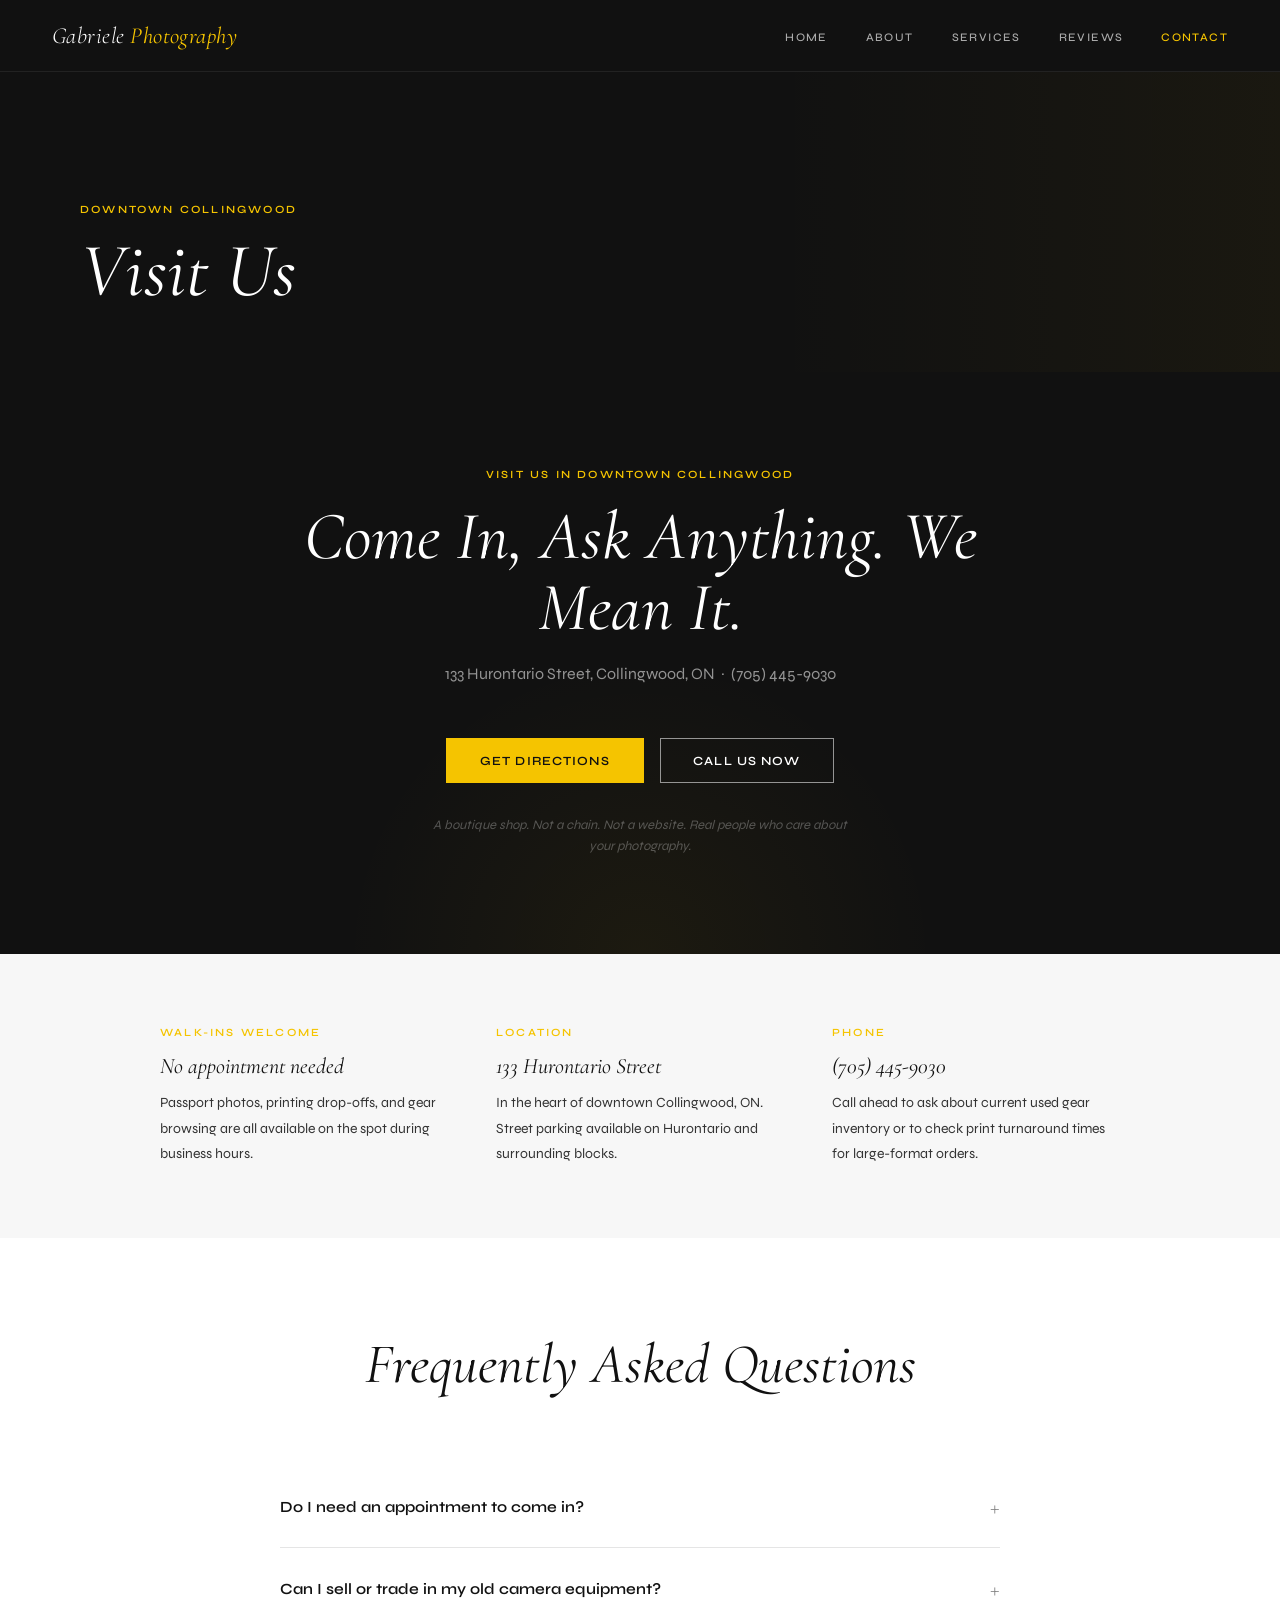
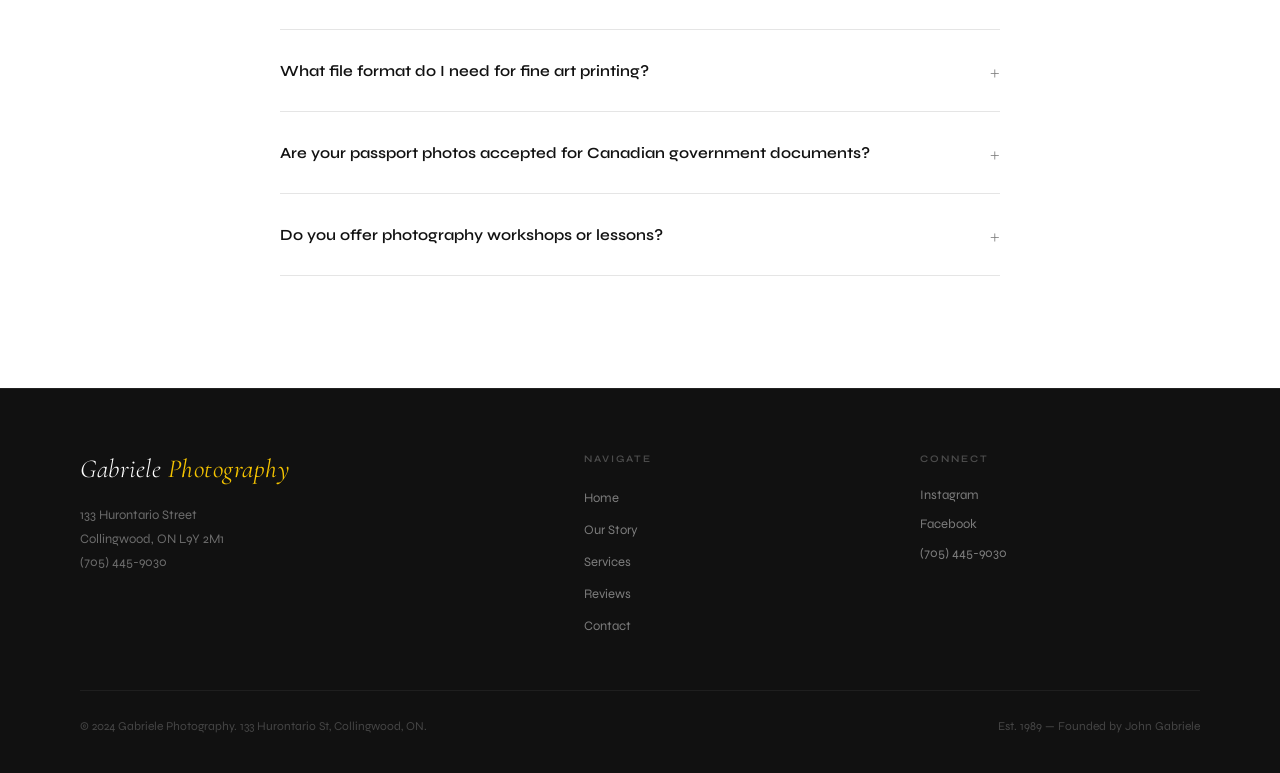
<file: contact.html>
<!DOCTYPE html>
<html lang="en">
<head>
  <meta charset="UTF-8">
  <meta name="viewport" content="width=device-width, initial-scale=1.0">
  <title>Visit Us — Gabriele Photography</title>
  <meta name="description" content="133 Hurontario Street, Collingwood, ON. Walk-ins welcome. Passport photos, printing drop-offs, and gear browsing available on the spot. Call (705) 445-9030.">
  <link rel="stylesheet" href="styles.css">
</head>
<body class="page-contact">

  <nav class="site-nav" role="navigation" aria-label="Main navigation">
    <a href="index.html" class="nav-wordmark" aria-label="Gabriele Photography — Home">Gabriele <strong>Photography</strong></a>
    <ul class="nav-links" role="list">
      <li><a href="index.html">Home</a></li>
      <li><a href="about.html">About</a></li>
      <li><a href="services.html">Services</a></li>
      <li><a href="testimonials.html">Reviews</a></li>
      <li><a href="contact.html" class="active" aria-current="page">Contact</a></li>
    </ul>
    <button class="hamburger-btn" aria-label="Toggle navigation menu" aria-expanded="false">
      <span></span><span></span><span></span>
    </button>
  </nav>

  <div class="nav-overlay" role="dialog" aria-label="Mobile navigation menu">
    <a href="index.html">Home</a>
    <a href="about.html">About</a>
    <a href="services.html">Services</a>
    <a href="testimonials.html">Reviews</a>
    <a href="contact.html">Contact</a>
  </div>

  <main>
    <header class="page-banner" aria-label="Page header">
      <p class="page-banner-eyebrow">Downtown Collingwood</p>
      <h1 class="page-banner-title section-heading">Visit Us</h1>
    </header>

    <section class="visit-section" aria-label="Visit us in store">
      <span class="section-label fade-up" style="margin-bottom: 20px;">Visit Us In Downtown Collingwood</span>
      <h2 class="section-heading visit-headline fade-up delay-1">Come In, Ask Anything. We Mean It.</h2>
      <p class="visit-address fade-up delay-2">
        133 Hurontario Street, Collingwood, ON &nbsp;·&nbsp; <a href="tel:+17054459030" style="color: inherit;">(705) 445-9030</a>
      </p>
      <div class="visit-ctas fade-up delay-3">
        <a
          href="https://www.google.com/maps/search/133+Hurontario+Street+Collingwood+Ontario"
          target="_blank"
          rel="noopener noreferrer"
          class="btn btn-primary"
          aria-label="Get directions to 133 Hurontario Street, Collingwood on Google Maps"
        >Get Directions</a>
        <a
          href="tel:+17054459030"
          class="btn btn-ghost-white"
          aria-label="Call Gabriele Photography at (705) 445-9030"
        >Call Us Now</a>
      </div>
      <p class="visit-tagline fade-up delay-4">A boutique shop. Not a chain. Not a website. Real people who care about your photography.</p>
    </section>

    <section style="background: var(--grey-light); padding: 72px 80px;" aria-label="Visit information">
      <div style="display: grid; grid-template-columns: repeat(3, 1fr); gap: 48px; max-width: 960px; margin: 0 auto;">
        <div class="fade-up">
          <span class="section-label">Walk-ins Welcome</span>
          <h3 class="section-heading" style="font-size: 22px; color: var(--black); margin-bottom: 12px;">No appointment needed</h3>
          <p style="font-size: 14px; line-height: 1.8; color: var(--text-body);">Passport photos, printing drop-offs, and gear browsing are all available on the spot during business hours.</p>
        </div>
        <div class="fade-up delay-1">
          <span class="section-label">Location</span>
          <h3 class="section-heading" style="font-size: 22px; color: var(--black); margin-bottom: 12px;">133 Hurontario Street</h3>
          <p style="font-size: 14px; line-height: 1.8; color: var(--text-body);">In the heart of downtown Collingwood, ON. Street parking available on Hurontario and surrounding blocks.</p>
        </div>
        <div class="fade-up delay-2">
          <span class="section-label">Phone</span>
          <h3 class="section-heading" style="font-size: 22px; color: var(--black); margin-bottom: 12px;">(705) 445-9030</h3>
          <p style="font-size: 14px; line-height: 1.8; color: var(--text-body);">Call ahead to ask about current used gear inventory or to check print turnaround times for large-format orders.</p>
        </div>
      </div>
    </section>

    <section class="faq-section" aria-labelledby="faq-heading">
      <div class="faq-inner">
        <h2 id="faq-heading" class="section-heading faq-heading fade-up">Frequently Asked Questions</h2>

        <details class="faq-item fade-up">
          <summary>Do I need an appointment to come in?</summary>
          <p class="faq-answer">No. Walk-ins are welcome anytime during business hours. Passport photos, printing drop-offs, and gear browsing are all available on the spot — no booking required.</p>
        </details>

        <details class="faq-item fade-up">
          <summary>Can I sell or trade in my old camera equipment?</summary>
          <p class="faq-answer">Yes — bring in your used gear for evaluation. We carry a curated selection of pre-owned equipment and are always interested in quality additions. Pricing is fair and transparent; we'll walk you through the assessment on the spot.</p>
        </details>

        <details class="faq-item fade-up">
          <summary>What file format do I need for fine art printing?</summary>
          <p class="faq-answer">We accept JPEG, TIFF, and RAW files. For best results on large-format or fine art prints, shoot in RAW and bring your files on a USB drive or SD card. Our staff will help you choose the right paper type, size, and finish for your image.</p>
        </details>

        <details class="faq-item fade-up">
          <summary>Are your passport photos accepted for Canadian government documents?</summary>
          <p class="faq-answer">Yes. Our passport photos meet the standards for Canadian passports, visas, firearms acquisition certificates (FAC/PAL), NEXUS cards, and other government-issued identification. We know the specifications and get them right every time.</p>
        </details>

        <details class="faq-item fade-up">
          <summary>Do you offer photography workshops or lessons?</summary>
          <p class="faq-answer">Yes. We periodically run photography workshops for beginners and intermediate shooters, covering composition, exposure, and practical technique around Georgian Bay. Follow us on Instagram (<a href="https://www.instagram.com/gabrielephotographycwood" target="_blank" rel="noopener noreferrer" style="color: var(--black); font-weight: 600;">@gabrielephotographycwood</a>) or stop by in-store for the current schedule.</p>
        </details>
      </div>
    </section>
  </main>

  <footer class="site-footer" role="contentinfo">
    <div class="footer-grid">
      <div class="footer-brand">
        <a href="index.html" class="nav-wordmark">Gabriele <strong>Photography</strong></a>
        <address class="footer-address" style="font-style:normal;">
          133 Hurontario Street<br>Collingwood, ON L9Y 2M1<br>
          <a href="tel:+17054459030" style="color:inherit;">(705) 445-9030</a>
        </address>
      </div>
      <div>
        <p class="footer-col-label">Navigate</p>
        <ul class="footer-nav-links">
          <li><a href="index.html">Home</a></li>
          <li><a href="about.html">Our Story</a></li>
          <li><a href="services.html">Services</a></li>
          <li><a href="testimonials.html">Reviews</a></li>
          <li><a href="contact.html">Contact</a></li>
        </ul>
      </div>
      <div>
        <p class="footer-col-label">Connect</p>
        <div class="footer-social-links">
          <a href="https://www.instagram.com/gabrielephotographycwood" target="_blank" rel="noopener noreferrer">Instagram</a>
          <a href="https://www.facebook.com/GabrielePhotography1" target="_blank" rel="noopener noreferrer">Facebook</a>
          <a href="tel:+17054459030">(705) 445-9030</a>
        </div>
      </div>
    </div>
    <div class="footer-bottom">
      <span>© 2024 Gabriele Photography. 133 Hurontario St, Collingwood, ON.</span>
      <span>Est. 1989 — Founded by John Gabriele</span>
    </div>
  </footer>

  <script src="script.js"></script>
</body>
</html>
</file>
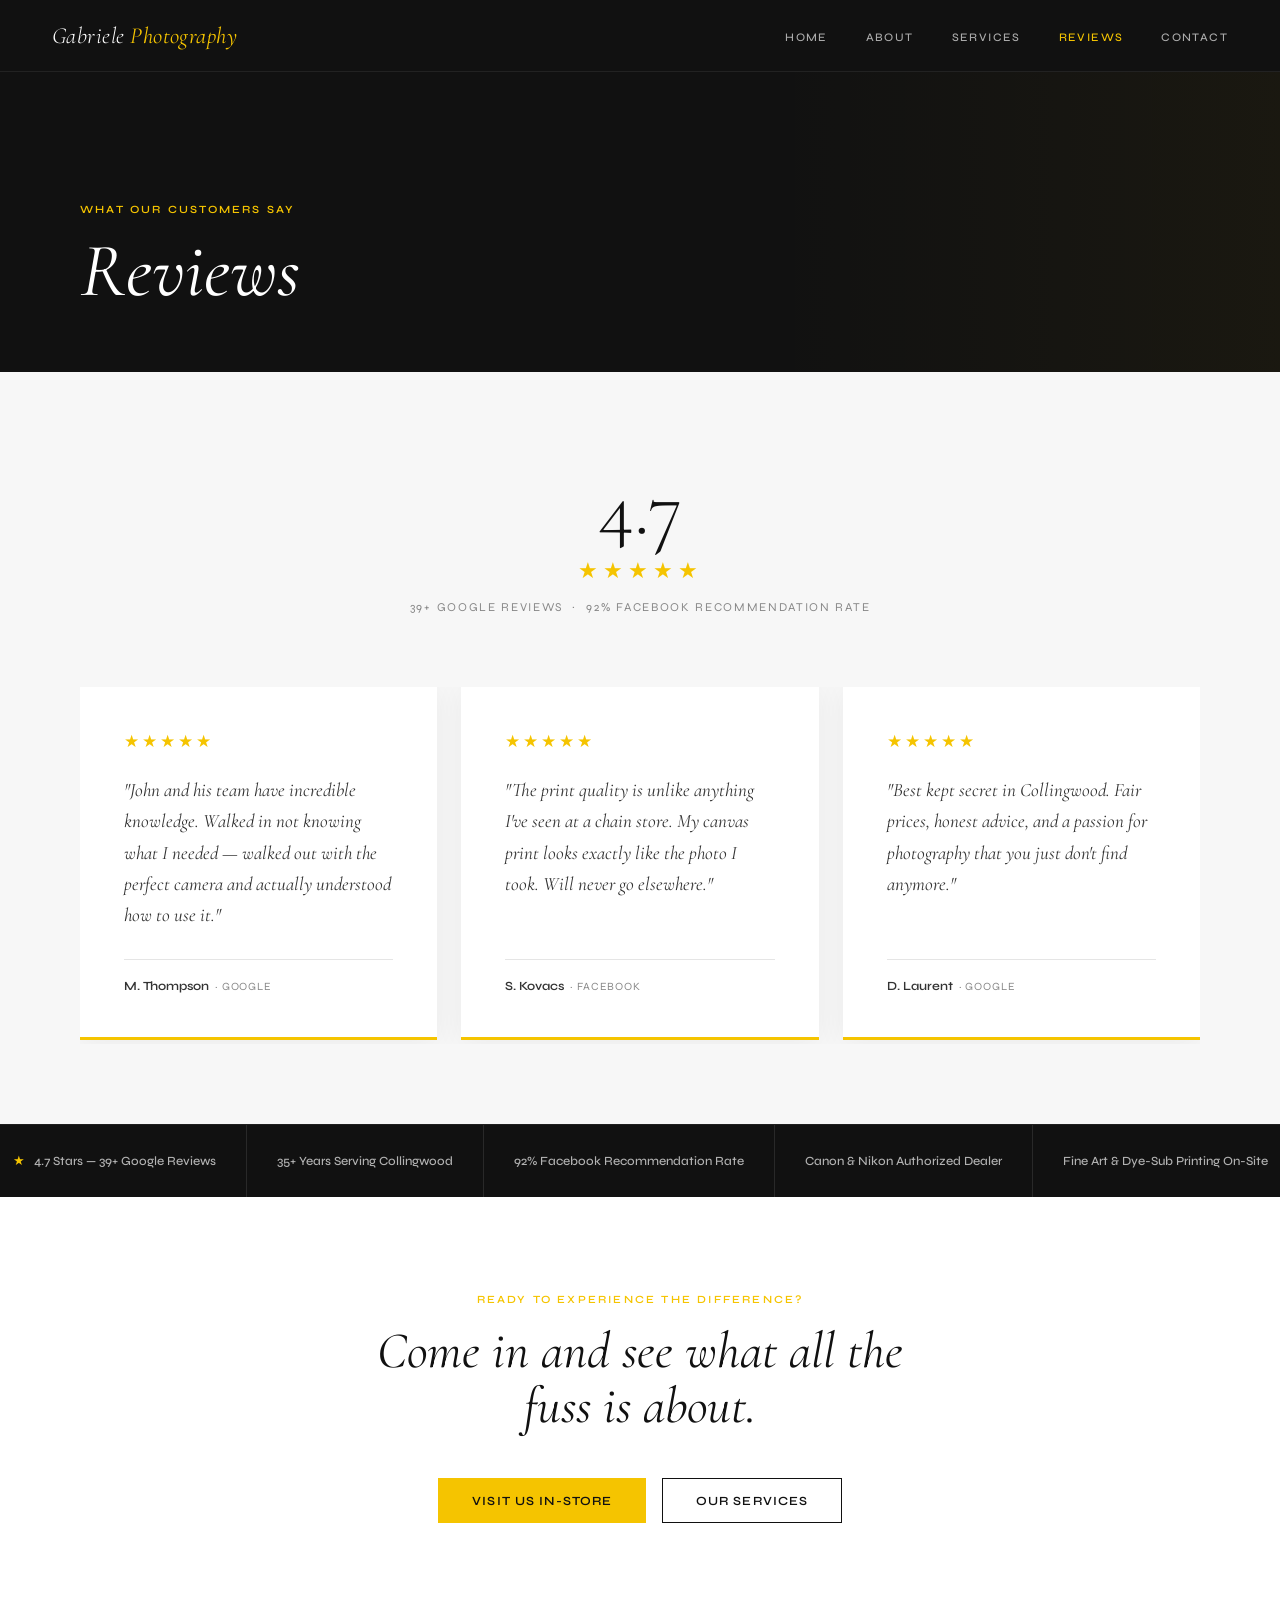
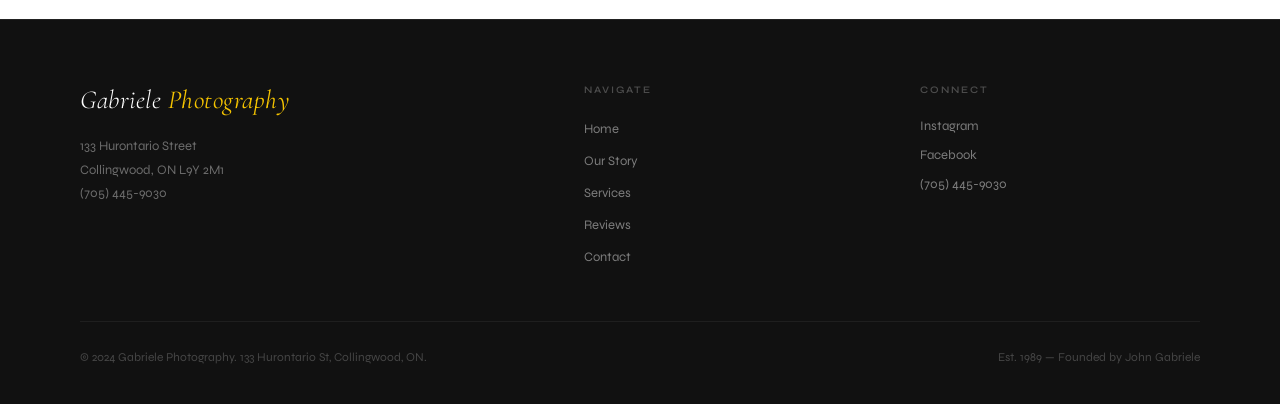
<file: testimonials.html>
<!DOCTYPE html>
<html lang="en">
<head>
  <meta charset="UTF-8">
  <meta name="viewport" content="width=device-width, initial-scale=1.0">
  <title>Customer Reviews — Gabriele Photography</title>
  <meta name="description" content="4.7 stars across 39+ Google reviews. 92% Facebook recommendation rate. Read what Collingwood photographers say about Gabriele Photography.">
  <link rel="stylesheet" href="styles.css">
</head>
<body class="page-testimonials">

  <nav class="site-nav" role="navigation" aria-label="Main navigation">
    <a href="index.html" class="nav-wordmark" aria-label="Gabriele Photography — Home">Gabriele <strong>Photography</strong></a>
    <ul class="nav-links" role="list">
      <li><a href="index.html">Home</a></li>
      <li><a href="about.html">About</a></li>
      <li><a href="services.html">Services</a></li>
      <li><a href="testimonials.html" class="active" aria-current="page">Reviews</a></li>
      <li><a href="contact.html">Contact</a></li>
    </ul>
    <button class="hamburger-btn" aria-label="Toggle navigation menu" aria-expanded="false">
      <span></span><span></span><span></span>
    </button>
  </nav>

  <div class="nav-overlay" role="dialog" aria-label="Mobile navigation menu">
    <a href="index.html">Home</a>
    <a href="about.html">About</a>
    <a href="services.html">Services</a>
    <a href="testimonials.html">Reviews</a>
    <a href="contact.html">Contact</a>
  </div>

  <main>
    <header class="page-banner" aria-label="Page header">
      <p class="page-banner-eyebrow">What our customers say</p>
      <h1 class="page-banner-title section-heading">Reviews</h1>
    </header>

    <section class="testimonials-section" aria-label="Customer testimonials">
      <div class="testimonials-header">
        <div class="testimonials-rating-display" aria-label="4.7 out of 5 stars">4.7</div>
        <span class="testimonials-stars-display" aria-hidden="true">★★★★★</span>
        <span class="testimonials-count-label">39+ Google Reviews &nbsp;·&nbsp; 92% Facebook Recommendation Rate</span>
      </div>

      <div class="testimonials-cards" role="list" aria-label="Customer review cards">
        <article class="testimonial-card fade-up" role="listitem">
          <div class="card-stars" aria-label="5 out of 5 stars" aria-hidden="true">★★★★★</div>
          <blockquote class="card-quote">"John and his team have incredible knowledge. Walked in not knowing what I needed — walked out with the perfect camera and actually understood how to use it."</blockquote>
          <div class="card-reviewer">
            <div>
              <span class="card-reviewer-name">M. Thompson</span>
              <span class="card-source">&nbsp;· Google</span>
            </div>
          </div>
        </article>

        <article class="testimonial-card fade-up delay-1" role="listitem">
          <div class="card-stars" aria-label="5 out of 5 stars" aria-hidden="true">★★★★★</div>
          <blockquote class="card-quote">"The print quality is unlike anything I've seen at a chain store. My canvas print looks exactly like the photo I took. Will never go elsewhere."</blockquote>
          <div class="card-reviewer">
            <div>
              <span class="card-reviewer-name">S. Kovacs</span>
              <span class="card-source">&nbsp;· Facebook</span>
            </div>
          </div>
        </article>

        <article class="testimonial-card fade-up delay-2" role="listitem">
          <div class="card-stars" aria-label="5 out of 5 stars" aria-hidden="true">★★★★★</div>
          <blockquote class="card-quote">"Best kept secret in Collingwood. Fair prices, honest advice, and a passion for photography that you just don't find anymore."</blockquote>
          <div class="card-reviewer">
            <div>
              <span class="card-reviewer-name">D. Laurent</span>
              <span class="card-source">&nbsp;· Google</span>
            </div>
          </div>
        </article>
      </div>
    </section>

    <div class="proof-bar" role="region" aria-label="Trust indicators">
      <div class="proof-bar-inner">
        <div class="proof-item"><span class="proof-star" aria-hidden="true">★</span><span>4.7 Stars — 39+ Google Reviews</span></div>
        <div class="proof-item"><span>35+ Years Serving Collingwood</span></div>
        <div class="proof-item"><span>92% Facebook Recommendation Rate</span></div>
        <div class="proof-item"><span>Canon &amp; Nikon Authorized Dealer</span></div>
        <div class="proof-item"><span>Fine Art &amp; Dye-Sub Printing On-Site</span></div>
      </div>
    </div>

    <section style="background: var(--white); padding: 96px 40px; text-align: center;" aria-label="Call to action">
      <span class="section-label fade-up" style="display: block; text-align: center; margin-bottom: 18px;">Ready to experience the difference?</span>
      <h2 class="section-heading fade-up delay-1" style="font-size: clamp(30px, 4vw, 52px); color: var(--black); max-width: 600px; margin: 0 auto 44px;">Come in and see what all the fuss is about.</h2>
      <div class="fade-up delay-2" style="display: flex; gap: 16px; justify-content: center; flex-wrap: wrap;">
        <a href="contact.html" class="btn btn-primary">Visit Us In-Store</a>
        <a href="services.html" class="btn btn-ghost-black">Our Services</a>
      </div>
    </section>
  </main>

  <footer class="site-footer" role="contentinfo">
    <div class="footer-grid">
      <div class="footer-brand">
        <a href="index.html" class="nav-wordmark">Gabriele <strong>Photography</strong></a>
        <address class="footer-address" style="font-style:normal;">
          133 Hurontario Street<br>Collingwood, ON L9Y 2M1<br>
          <a href="tel:+17054459030" style="color:inherit;">(705) 445-9030</a>
        </address>
      </div>
      <div>
        <p class="footer-col-label">Navigate</p>
        <ul class="footer-nav-links">
          <li><a href="index.html">Home</a></li>
          <li><a href="about.html">Our Story</a></li>
          <li><a href="services.html">Services</a></li>
          <li><a href="testimonials.html">Reviews</a></li>
          <li><a href="contact.html">Contact</a></li>
        </ul>
      </div>
      <div>
        <p class="footer-col-label">Connect</p>
        <div class="footer-social-links">
          <a href="https://www.instagram.com/gabrielephotographycwood" target="_blank" rel="noopener noreferrer">Instagram</a>
          <a href="https://www.facebook.com/GabrielePhotography1" target="_blank" rel="noopener noreferrer">Facebook</a>
          <a href="tel:+17054459030">(705) 445-9030</a>
        </div>
      </div>
    </div>
    <div class="footer-bottom">
      <span>© 2024 Gabriele Photography. 133 Hurontario St, Collingwood, ON.</span>
      <span>Est. 1989 — Founded by John Gabriele</span>
    </div>
  </footer>

  <script src="script.js"></script>
</body>
</html>
</file>
<file: styles.css>
@import url('https://fonts.googleapis.com/css2?family=Cormorant+Garamond:ital,wght@0,300;0,400;0,600;1,300;1,400;1,600&family=Syne:wght@400;500;600;700&display=swap');

/* =====================
   VARIABLES & RESET
   ===================== */

:root {
  --yellow: #F5C400;
  --black: #111111;
  --white: #FFFFFF;
  --grey-light: #F7F7F7;
  --grey-mid: #E5E5E5;
  --text-body: #333333;
  --text-muted: #888888;
  --nav-height: 72px;
  --ease: cubic-bezier(0.25, 0.1, 0.25, 1);
}

*, *::before, *::after {
  box-sizing: border-box;
  margin: 0;
  padding: 0;
}

html {
  font-size: 16px;
  scroll-behavior: smooth;
}

body {
  font-family: 'Syne', sans-serif;
  color: var(--text-body);
  background: var(--white);
  -webkit-font-smoothing: antialiased;
  -moz-osx-font-smoothing: grayscale;
}

img { display: block; max-width: 100%; }
a { text-decoration: none; color: inherit; }
ul { list-style: none; }

/* =====================
   NAVIGATION
   ===================== */

.site-nav {
  position: fixed;
  top: 0; left: 0; right: 0;
  z-index: 200;
  height: var(--nav-height);
  display: flex;
  align-items: center;
  justify-content: space-between;
  padding: 0 52px;
  transition: background 0.35s var(--ease), border-color 0.35s var(--ease);
  border-bottom: 1px solid transparent;
}

body.page-home .site-nav { background: transparent; }
body.page-home .site-nav.scrolled {
  background: var(--black);
  border-bottom-color: rgba(255,255,255,0.07);
}
body:not(.page-home) .site-nav {
  background: var(--black);
  border-bottom-color: rgba(255,255,255,0.07);
}

.nav-wordmark {
  font-family: 'Cormorant Garamond', serif;
  font-style: italic;
  font-weight: 300;
  font-size: 23px;
  color: var(--white);
  letter-spacing: 0.02em;
  white-space: nowrap;
}
.nav-wordmark strong { color: var(--yellow); font-weight: 400; }

.nav-links {
  display: flex;
  align-items: center;
  gap: 38px;
}
.nav-links a {
  font-family: 'Syne', sans-serif;
  font-size: 11.5px;
  font-weight: 500;
  letter-spacing: 0.12em;
  text-transform: uppercase;
  color: rgba(255,255,255,0.65);
  transition: color 0.25s ease;
}
.nav-links a:hover, .nav-links a.active { color: var(--yellow); }

.hamburger-btn {
  display: none;
  flex-direction: column;
  gap: 5px;
  background: none;
  border: none;
  cursor: pointer;
  padding: 6px;
  z-index: 201;
}
.hamburger-btn span {
  display: block;
  width: 22px;
  height: 1.5px;
  background: var(--white);
  transition: transform 0.3s ease, opacity 0.3s ease;
}
.hamburger-btn.open span:nth-child(1) { transform: translateY(6.5px) rotate(45deg); }
.hamburger-btn.open span:nth-child(2) { opacity: 0; }
.hamburger-btn.open span:nth-child(3) { transform: translateY(-6.5px) rotate(-45deg); }

.nav-overlay {
  position: fixed;
  inset: 0;
  background: var(--black);
  z-index: 199;
  display: flex;
  flex-direction: column;
  align-items: center;
  justify-content: center;
  gap: 36px;
  opacity: 0;
  pointer-events: none;
  transition: opacity 0.3s ease;
}
.nav-overlay.open { opacity: 1; pointer-events: all; }
.nav-overlay a {
  font-family: 'Cormorant Garamond', serif;
  font-style: italic;
  font-weight: 300;
  font-size: 44px;
  color: rgba(255,255,255,0.75);
  transition: color 0.2s ease;
}
.nav-overlay a:hover { color: var(--yellow); }

/* =====================
   PAGE BANNER
   ===================== */

.page-banner {
  background: var(--black);
  height: 300px;
  display: flex;
  flex-direction: column;
  align-items: flex-start;
  justify-content: flex-end;
  padding: 0 80px 60px;
  margin-top: var(--nav-height);
  position: relative;
  overflow: hidden;
}
.page-banner::before {
  content: '';
  position: absolute;
  top: 0; right: 0;
  width: 40%; height: 100%;
  background: linear-gradient(to left, rgba(245,196,0,0.04), transparent);
  pointer-events: none;
}
.page-banner-eyebrow {
  font-family: 'Syne', sans-serif;
  font-size: 11px;
  font-weight: 600;
  letter-spacing: 0.2em;
  text-transform: uppercase;
  color: var(--yellow);
  margin-bottom: 14px;
}
.page-banner-title {
  font-family: 'Cormorant Garamond', serif;
  font-style: italic;
  font-weight: 400;
  font-size: clamp(44px, 6vw, 76px);
  color: var(--white);
  line-height: 1.0;
}

/* =====================
   FOOTER
   ===================== */

.site-footer {
  background: var(--black);
  padding: 64px 80px 40px;
  border-top: 1px solid rgba(255,255,255,0.07);
}
.footer-grid {
  display: grid;
  grid-template-columns: 1.6fr 1fr 1fr;
  gap: 56px;
  margin-bottom: 56px;
}
.footer-brand .nav-wordmark {
  font-size: 26px;
  display: inline-block;
  margin-bottom: 20px;
}
.footer-address {
  font-size: 13px;
  line-height: 1.8;
  color: rgba(255,255,255,0.38);
}
.footer-col-label {
  font-family: 'Syne', sans-serif;
  font-size: 10px;
  font-weight: 600;
  letter-spacing: 0.2em;
  text-transform: uppercase;
  color: rgba(255,255,255,0.25);
  margin-bottom: 22px;
}
.footer-nav-links { display: flex; flex-direction: column; gap: 13px; }
.footer-nav-links a { font-size: 13px; color: rgba(255,255,255,0.45); transition: color 0.2s ease; }
.footer-nav-links a:hover { color: var(--white); }
.footer-social-links { display: flex; flex-direction: column; gap: 13px; }
.footer-social-links a { font-size: 13px; color: rgba(255,255,255,0.45); transition: color 0.2s ease; }
.footer-social-links a:hover { color: var(--yellow); }
.footer-bottom {
  border-top: 1px solid rgba(255,255,255,0.06);
  padding-top: 28px;
  display: flex;
  justify-content: space-between;
  align-items: center;
  font-size: 12px;
  color: rgba(255,255,255,0.22);
}

/* =====================
   BUTTONS
   ===================== */

.btn {
  display: inline-flex;
  align-items: center;
  gap: 8px;
  font-family: 'Syne', sans-serif;
  font-weight: 600;
  font-size: 12.5px;
  letter-spacing: 0.09em;
  text-transform: uppercase;
  padding: 15px 34px;
  cursor: pointer;
  transition: background 0.25s ease, color 0.25s ease, transform 0.2s ease, border-color 0.25s ease;
  text-decoration: none;
  border: none;
  white-space: nowrap;
}
.btn-primary { background: var(--yellow); color: var(--black); }
.btn-primary:hover { background: #e8b800; transform: translateY(-1px); }
.btn-ghost-white {
  background: transparent;
  border: 1.5px solid rgba(255,255,255,0.55);
  color: var(--white);
  padding: 13.5px 32.5px;
}
.btn-ghost-white:hover { background: rgba(255,255,255,0.06); border-color: var(--white); }
.btn-ghost-black {
  background: transparent;
  border: 1.5px solid var(--black);
  color: var(--black);
  padding: 13.5px 32.5px;
}
.btn-ghost-black:hover { background: var(--black); color: var(--white); }

/* =====================
   UTILITIES
   ===================== */

.section-label {
  display: block;
  font-family: 'Syne', sans-serif;
  font-size: 11px;
  font-weight: 600;
  letter-spacing: 0.2em;
  text-transform: uppercase;
  color: var(--yellow);
  margin-bottom: 16px;
}
.section-heading {
  font-family: 'Cormorant Garamond', serif;
  font-style: italic;
  font-weight: 400;
  line-height: 1.08;
}

@media (prefers-reduced-motion: no-preference) {
  .fade-up {
    opacity: 0;
    transform: translateY(26px);
    transition: opacity 0.65s var(--ease), transform 0.65s var(--ease);
  }
  .fade-up.visible { opacity: 1; transform: translateY(0); }
  .fade-up.delay-1 { transition-delay: 0.08s; }
  .fade-up.delay-2 { transition-delay: 0.16s; }
  .fade-up.delay-3 { transition-delay: 0.24s; }
  .fade-up.delay-4 { transition-delay: 0.32s; }
}

/* =====================
   PROOF BAR
   ===================== */

.proof-bar {
  background: var(--black);
  border-top: 1px solid rgba(255,255,255,0.06);
}
.proof-bar-inner {
  display: flex;
  align-items: stretch;
  justify-content: center;
  height: 72px;
  max-width: 1200px;
  margin: 0 auto;
  padding: 0 24px;
}
.proof-item {
  display: flex;
  align-items: center;
  gap: 9px;
  padding: 0 30px;
  font-family: 'Syne', sans-serif;
  font-size: 12.5px;
  font-weight: 500;
  color: rgba(255,255,255,0.68);
  white-space: nowrap;
  border-right: 1px solid rgba(255,255,255,0.1);
}
.proof-item:last-child { border-right: none; }
.proof-item:first-child { padding-left: 0; }
.proof-item:last-child { padding-right: 0; }
.proof-star { color: var(--yellow); font-size: 13px; }

/* =====================
   HOME: HERO
   ===================== */

.hero {
  position: relative;
  height: 100vh;
  min-height: 620px;
  display: flex;
  align-items: center;
  justify-content: center;
  overflow: hidden;
}
.hero-bg {
  position: absolute;
  inset: 0;
  width: 100%; height: 100%;
  object-fit: cover;
  object-position: center;
  background: #1a1612;
}
.hero::after {
  content: '';
  position: absolute;
  inset: 0;
  background: linear-gradient(to bottom, rgba(0,0,0,0.35) 0%, rgba(0,0,0,0.48) 60%, rgba(0,0,0,0.62) 100%);
  z-index: 1;
}
.hero-content {
  position: relative;
  z-index: 2;
  text-align: center;
  padding: 0 24px;
  max-width: 940px;
  width: 100%;
}
.hero-eyebrow {
  display: block;
  font-family: 'Syne', sans-serif;
  font-size: 11px;
  font-weight: 600;
  letter-spacing: 0.24em;
  text-transform: uppercase;
  color: var(--yellow);
  margin-bottom: 26px;
}
.hero-headline {
  font-family: 'Cormorant Garamond', serif;
  font-style: italic;
  font-weight: 400;
  font-size: clamp(56px, 9vw, 104px);
  color: var(--white);
  line-height: 1.0;
  margin-bottom: 28px;
}
.hero-subheadline {
  font-family: 'Syne', sans-serif;
  font-size: 17px;
  font-weight: 400;
  color: rgba(255,255,255,0.7);
  max-width: 520px;
  margin: 0 auto 48px;
  line-height: 1.65;
}
.hero-ctas { display: flex; gap: 16px; justify-content: center; flex-wrap: wrap; }

@media (prefers-reduced-motion: no-preference) {
  @keyframes heroIn {
    from { opacity: 0; transform: translateY(28px); }
    to   { opacity: 1; transform: translateY(0); }
  }
  .hero-eyebrow    { animation: heroIn 0.75s var(--ease) both 0.05s; }
  .hero-headline   { animation: heroIn 0.75s var(--ease) both 0.15s; }
  .hero-subheadline{ animation: heroIn 0.75s var(--ease) both 0.26s; }
  .hero-ctas       { animation: heroIn 0.75s var(--ease) both 0.38s; }
}

/* =====================
   ABOUT: SPLIT
   ===================== */

.about-split {
  display: grid;
  grid-template-columns: 1fr 1fr;
  min-height: 560px;
}
.about-text {
  padding: 84px 72px;
  display: flex;
  flex-direction: column;
  justify-content: center;
}
.about-headline { font-size: clamp(30px, 4vw, 50px); color: var(--black); margin-bottom: 24px; }
.about-body { font-size: 15px; line-height: 1.8; color: var(--text-body); margin-bottom: 18px; }
.about-callout { border-left: 3px solid var(--yellow); padding-left: 22px; margin: 28px 0; }
.about-callout p { font-family: 'Syne', sans-serif; font-size: 17px; font-weight: 500; line-height: 1.6; color: var(--black); }
.about-detail { font-size: 14px; color: var(--text-muted); line-height: 1.7; }
.about-image { position: relative; background: #2a2018; overflow: hidden; }
.about-image img { width: 100%; height: 100%; object-fit: cover; transition: transform 0.8s var(--ease); }
.about-image:hover img { transform: scale(1.03); }

/* =====================
   SERVICES: ROWS
   ===================== */

.service-row { display: flex; min-height: 450px; }
.service-row:nth-child(even) { flex-direction: row-reverse; }
.service-row-image { flex: 1; position: relative; background: #1e1a14; overflow: hidden; }
.service-row-image img { width: 100%; height: 100%; object-fit: cover; transition: transform 0.8s var(--ease); }
.service-row:hover .service-row-image img { transform: scale(1.04); }
.service-row-text {
  flex: 1;
  padding: 64px 84px;
  display: flex;
  flex-direction: column;
  justify-content: center;
  background: var(--white);
}
.service-row:nth-child(even) .service-row-text { background: var(--grey-light); }
.service-index {
  font-family: 'Syne', sans-serif;
  font-size: 11px; font-weight: 600;
  letter-spacing: 0.2em; text-transform: uppercase;
  color: var(--yellow); margin-bottom: 16px;
}
.service-headline { font-size: clamp(28px, 3.5vw, 46px); color: var(--black); margin-bottom: 20px; max-width: 400px; }
.service-body { font-size: 15px; line-height: 1.8; color: var(--text-body); margin-bottom: 30px; max-width: 420px; }
.service-link {
  font-family: 'Syne', sans-serif;
  font-size: 12.5px; font-weight: 600;
  letter-spacing: 0.1em; text-transform: uppercase;
  color: var(--black);
  display: inline-flex; align-items: center; gap: 6px;
  padding-bottom: 3px;
  border-bottom: 1px solid transparent;
  transition: gap 0.25s ease, border-color 0.25s ease;
}
.service-link:hover { border-bottom-color: var(--black); gap: 11px; }

/* =====================
   TESTIMONIALS
   ===================== */

.testimonials-section { background: var(--grey-light); padding: 96px 40px 80px; }
.testimonials-header { text-align: center; margin-bottom: 72px; }
.testimonials-rating-display { font-family: 'Cormorant Garamond', serif; font-weight: 300; font-size: 80px; color: var(--black); line-height: 1; }
.testimonials-stars-display { display: block; color: var(--yellow); font-size: 22px; letter-spacing: 5px; margin: 10px 0 12px; }
.testimonials-count-label { font-family: 'Syne', sans-serif; font-size: 12px; letter-spacing: 0.14em; text-transform: uppercase; color: var(--text-muted); }
.testimonials-cards {
  display: flex; gap: 24px;
  max-width: 1120px; margin: 0 auto;
  overflow-x: auto;
  scroll-snap-type: x mandatory;
  -webkit-overflow-scrolling: touch;
  scrollbar-width: none;
  padding-bottom: 4px;
}
.testimonials-cards::-webkit-scrollbar { display: none; }
.testimonial-card {
  background: var(--white);
  padding: 44px;
  border-bottom: 3px solid var(--yellow);
  box-shadow: 0 2px 28px rgba(0,0,0,0.055);
  flex: 1; min-width: 300px;
  scroll-snap-align: start;
  display: flex; flex-direction: column;
}
.card-stars { color: var(--yellow); font-size: 17px; letter-spacing: 3px; margin-bottom: 22px; }
.card-quote { font-family: 'Cormorant Garamond', serif; font-style: italic; font-size: 19px; line-height: 1.65; color: var(--text-body); flex: 1; margin-bottom: 28px; }
.card-reviewer { font-family: 'Syne', sans-serif; font-size: 12.5px; color: var(--text-muted); display: flex; align-items: center; gap: 10px; border-top: 1px solid var(--grey-mid); padding-top: 18px; }
.card-reviewer-name { font-weight: 600; color: var(--text-body); }
.card-source { font-size: 11px; letter-spacing: 0.08em; text-transform: uppercase; color: var(--text-muted); }

/* =====================
   CONTACT: VISIT
   ===================== */

.visit-section {
  background: var(--black);
  min-height: 400px;
  display: flex; flex-direction: column;
  align-items: center; justify-content: center;
  text-align: center; padding: 96px 40px;
  position: relative; overflow: hidden;
}
.visit-section::before {
  content: '';
  position: absolute; bottom: 0; left: 50%; transform: translateX(-50%);
  width: 600px; height: 300px;
  background: radial-gradient(ellipse at center bottom, rgba(245,196,0,0.05) 0%, transparent 70%);
  pointer-events: none;
}
.visit-headline { font-size: clamp(36px, 5.5vw, 68px); color: var(--white); line-height: 1.05; margin-bottom: 18px; max-width: 680px; }
.visit-address { font-family: 'Syne', sans-serif; font-size: 16px; color: rgba(255,255,255,0.55); margin-bottom: 52px; line-height: 1.5; }
.visit-ctas { display: flex; gap: 16px; justify-content: center; flex-wrap: wrap; margin-bottom: 32px; }
.visit-tagline { font-family: 'Syne', sans-serif; font-size: 13px; color: rgba(255,255,255,0.28); font-style: italic; max-width: 420px; line-height: 1.65; }

/* =====================
   CONTACT: FAQ
   ===================== */

.faq-section { padding: 96px 40px 112px; background: var(--white); }
.faq-inner { max-width: 720px; margin: 0 auto; }
.faq-heading { font-size: clamp(36px, 5vw, 56px); color: var(--black); text-align: center; margin-bottom: 72px; }
details.faq-item { border-bottom: 1px solid var(--grey-mid); }
details.faq-item summary {
  list-style: none; cursor: pointer;
  padding: 26px 0;
  font-family: 'Syne', sans-serif; font-size: 15.5px; font-weight: 600; color: var(--black);
  display: flex; justify-content: space-between; align-items: center; gap: 24px;
  transition: color 0.2s ease; user-select: none;
}
details.faq-item summary::-webkit-details-marker { display: none; }
details.faq-item summary::after { content: '+'; font-family: 'Cormorant Garamond', serif; font-style: normal; font-weight: 300; font-size: 24px; color: var(--text-muted); flex-shrink: 0; transition: color 0.2s ease; }
details.faq-item[open] summary { color: var(--black); }
details.faq-item[open] summary::after { content: '−'; color: var(--yellow); }
.faq-answer { padding: 4px 0 32px; font-family: 'Syne', sans-serif; font-size: 15px; line-height: 1.82; color: var(--text-body); max-width: 620px; }

/* =====================
   RESPONSIVE
   ===================== */

@media (max-width: 1024px) {
  .service-row-text { padding: 56px 52px; }
  .about-text { padding: 72px 52px; }
  .site-footer { padding: 56px 40px 36px; }
  .footer-grid { gap: 36px; }
}

@media (max-width: 768px) {
  .site-nav { padding: 0 24px; }
  .nav-links { display: none; }
  .hamburger-btn { display: flex; }

  .page-banner { padding: 0 24px 44px; height: 240px; }

  .hero-subheadline { font-size: 15px; }
  .hero-ctas { flex-direction: column; align-items: center; }
  .hero-ctas .btn { width: 100%; max-width: 320px; justify-content: center; }

  .proof-bar-inner {
    justify-content: flex-start;
    overflow-x: auto; scroll-snap-type: x mandatory;
    -webkit-overflow-scrolling: touch; scrollbar-width: none;
    height: auto; padding: 14px 24px;
  }
  .proof-bar-inner::-webkit-scrollbar { display: none; }
  .proof-item { scroll-snap-align: start; flex-shrink: 0; padding: 6px 20px; border-right-color: rgba(255,255,255,0.08); font-size: 12px; }
  .proof-item:first-child { padding-left: 0; }

  .about-split { grid-template-columns: 1fr; }
  .about-image { height: 300px; order: -1; }
  .about-text { padding: 52px 28px; }
  .about-callout p { font-size: 15px; }

  .service-row,
  .service-row:nth-child(even) { flex-direction: column; }
  .service-row-image { height: 280px; flex: none; }
  .service-row-text { padding: 48px 28px; flex: none; }
  .service-headline { max-width: 100%; }
  .service-body { max-width: 100%; }

  .testimonials-section { padding: 72px 24px 64px; }
  .testimonial-card { min-width: 84vw; }

  .visit-section { padding: 72px 24px; }
  .visit-ctas { flex-direction: column; align-items: center; }
  .visit-ctas .btn { width: 100%; max-width: 320px; justify-content: center; }
  .faq-section { padding: 72px 24px 80px; }

  .site-footer { padding: 48px 24px 32px; }
  .footer-grid { grid-template-columns: 1fr; gap: 32px; }
  .footer-bottom { flex-direction: column; gap: 8px; text-align: center; }
}
</file>
